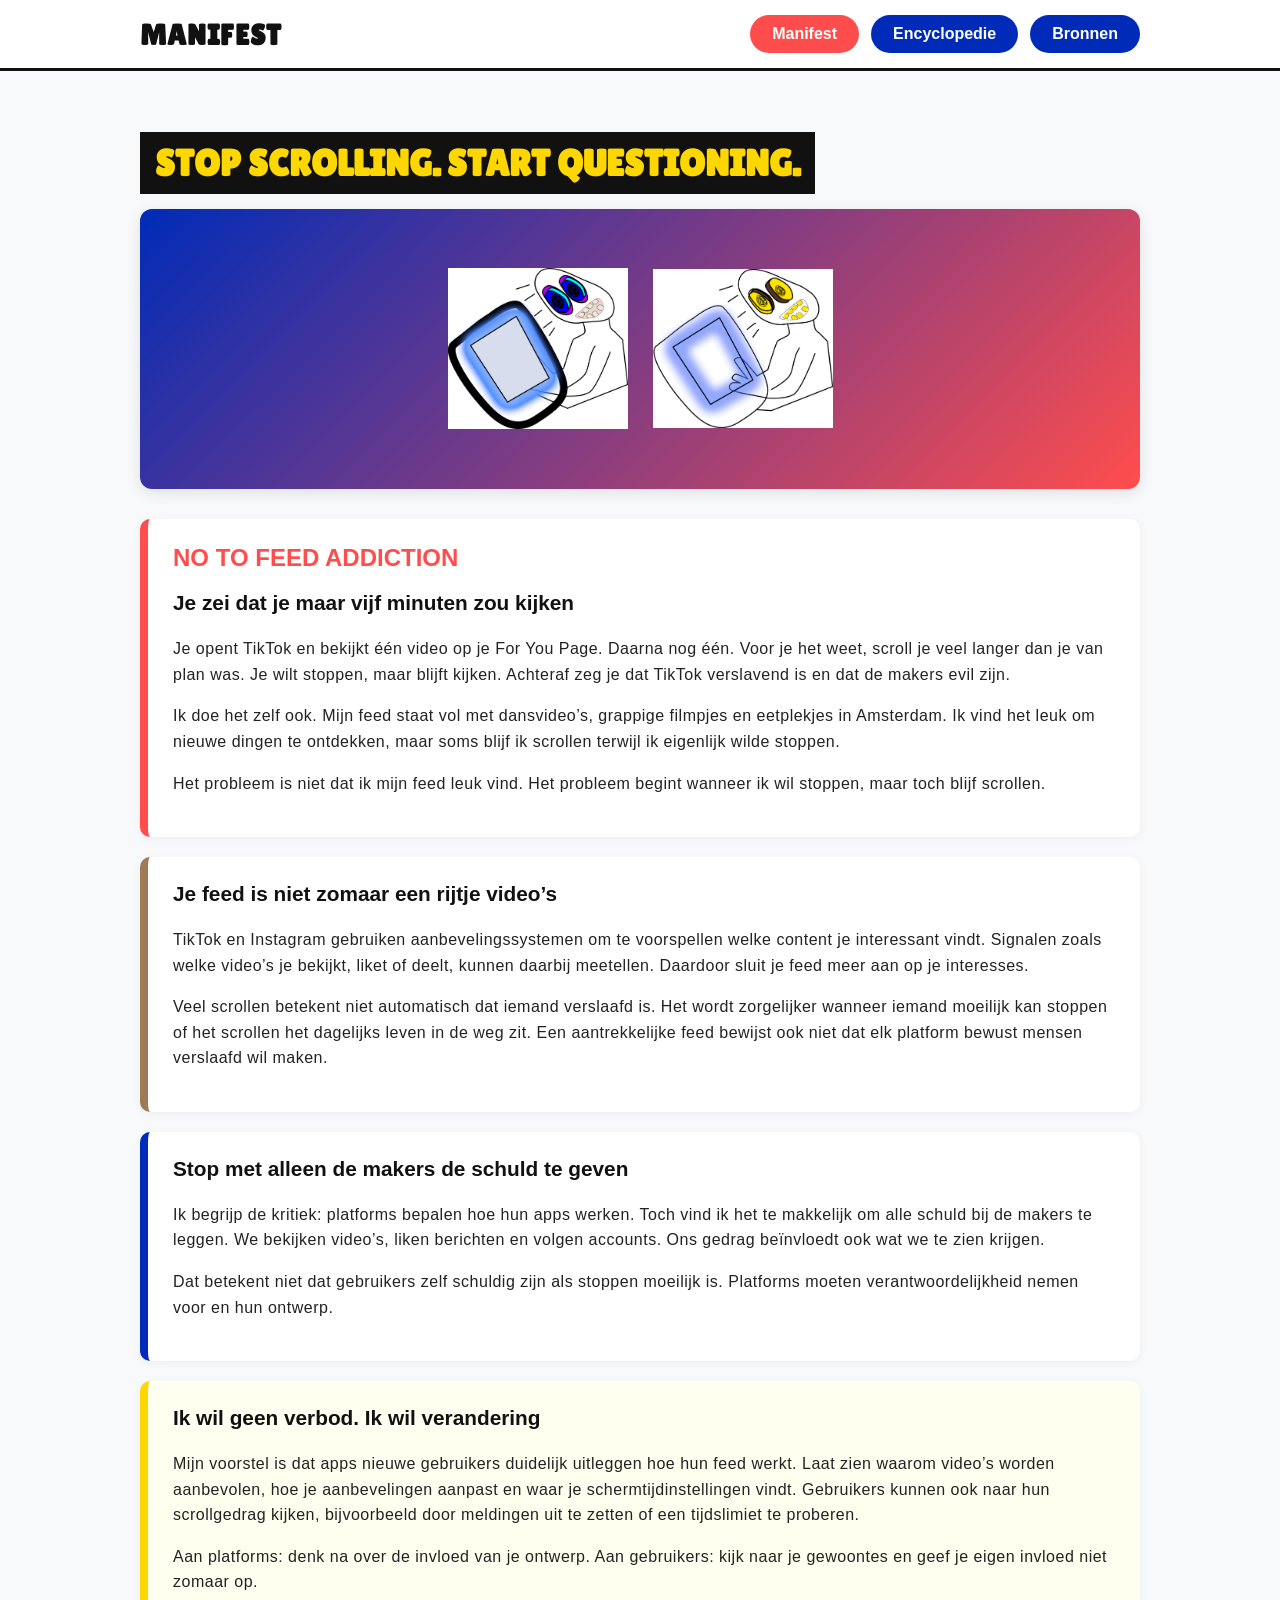
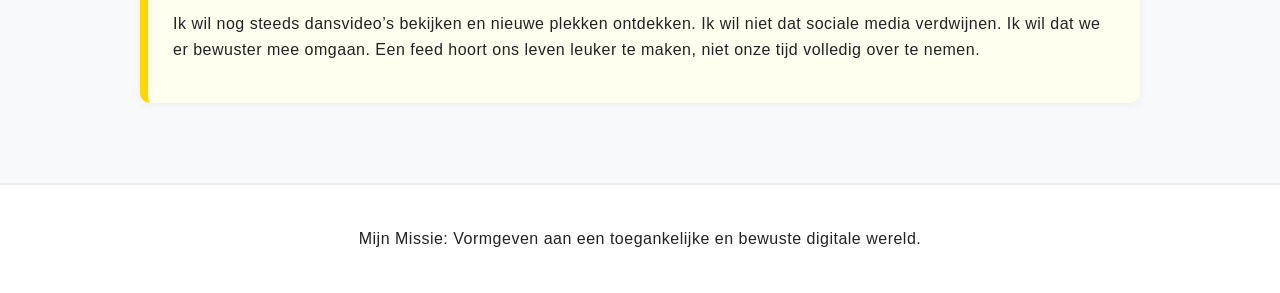
<file: index.html>
<!DOCTYPE html>
<html lang="nl">
<head>
    <meta charset="UTF-8">
    <meta name="viewport" content="width=device-width, initial-scale=1.0">
    <title>Stop Scrolling - Manifest (Versie 2)</title>
    <link rel="stylesheet" href="css/style.css">
</head>
<body>

    <header class="site-header">
        <div class="header-container">
            <span class="brand-logo bold-title">MANIFEST</span>
            <nav class="top-nav">
                <ul>
                    <li><a href="index.html" class="active">Manifest</a></li>
                    <li><a href="encyclopedie.html">Encyclopedie</a></li>
                    <li><a href="bronnen.html">Bronnen</a></li>
                </ul>
            </nav>
        </div>
    </header>

    <main class="page-container">
        
        <section class="hero-section">
            <h1 class="bold-title-yellow">STOP SCROLLING. START QUESTIONING.</h1>
           <div class="video-box">
    <div class="people-animation">
        <img src="img/Paarse%20ogen.jpg" alt="Poppetje met paarse ogen">
        <img src="img/Bruine%20ogen.jpg" alt="Poppetje met bruine ogen">
    </div>
</div>
        </section>

      
        <section class="cards-stack">
            
            <article class="content-card card-red">
                <h2 class="card-title">NO TO FEED ADDICTION</h2>
                <h3 class="card-subtitle">Je zei dat je maar vijf minuten zou kijken</h3>
                <p class="thin-text">
                    Je opent TikTok en bekijkt één video op je For You Page. Daarna nog één. Voor je het weet, scroll je veel langer dan je van plan was. Je wilt stoppen, maar blijft kijken. Achteraf zeg je dat TikTok verslavend is en dat de makers evil zijn.
                </p>
                <p class="thin-text">
                    Ik doe het zelf ook. Mijn feed staat vol met dansvideo’s, grappige filmpjes en eetplekjes in Amsterdam. Ik vind het leuk om nieuwe dingen te ontdekken, maar soms blijf ik scrollen terwijl ik eigenlijk wilde stoppen.
                </p>
                <p class="thin-text">
                    Het probleem is niet dat ik mijn feed leuk vind. Het probleem begint wanneer ik wil stoppen, maar toch blijf scrollen.
                </p>
            </article>

            <article class="content-card card-brown">
                <h3 class="card-subtitle">Je feed is niet zomaar een rijtje video’s</h3>
                <p class="thin-text">
                    TikTok en Instagram gebruiken aanbevelingssystemen om te voorspellen welke content je interessant vindt. Signalen zoals welke video’s je bekijkt, liket of deelt, kunnen daarbij meetellen. Daardoor sluit je feed meer aan op je interesses.
                </p>
                <p class="thin-text">
                    Veel scrollen betekent niet automatisch dat iemand verslaafd is. Het wordt zorgelijker wanneer iemand moeilijk kan stoppen of het scrollen het dagelijks leven in de weg zit. Een aantrekkelijke feed bewijst ook niet dat elk platform bewust mensen verslaafd wil maken.
                </p>
            </article>

            <article class="content-card card-blue">
                <h3 class="card-subtitle">Stop met alleen de makers de schuld te geven</h3>
                <p class="thin-text">
                    Ik begrijp de kritiek: platforms bepalen hoe hun apps werken. Toch vind ik het te makkelijk om alle schuld bij de makers te leggen. We bekijken video’s, liken berichten en volgen accounts. Ons gedrag beïnvloedt ook wat we te zien krijgen.
                </p>
                <p class="thin-text">
                    Dat betekent niet dat gebruikers zelf schuldig zijn als stoppen moeilijk is. Platforms moeten verantwoordelijkheid nemen voor en hun ontwerp.
                </p>
            </article>

            <article class="content-card card-yellow">
                <h3 class="card-subtitle">Ik wil geen verbod. Ik wil verandering</h3>
                <p class="thin-text">
                    Mijn voorstel is dat apps nieuwe gebruikers duidelijk uitleggen hoe hun feed werkt. Laat zien waarom video’s worden aanbevolen, hoe je aanbevelingen aanpast en waar je schermtijdinstellingen vindt. Gebruikers kunnen ook naar hun scrollgedrag kijken, bijvoorbeeld door meldingen uit te zetten of een tijdslimiet te proberen.
                </p>
                <p class="thin-text">
                    Aan platforms: denk na over de invloed van je ontwerp. Aan gebruikers: kijk naar je gewoontes en geef je eigen invloed niet zomaar op.
                </p>
                <p class="thin-text">
                    Ik wil nog steeds dansvideo’s bekijken en nieuwe plekken ontdekken. Ik wil niet dat sociale media verdwijnen. Ik wil dat we er bewuster mee omgaan. Een feed hoort ons leven leuker te maken, niet onze tijd volledig over te nemen.
                </p>
            </article>

        </section>


    </main>

    <footer>
        <p class="thin-text">Mijn Missie: Vormgeven aan een toegankelijke en bewuste digitale wereld.</p>
    </footer>

</body>
</html>
</file>
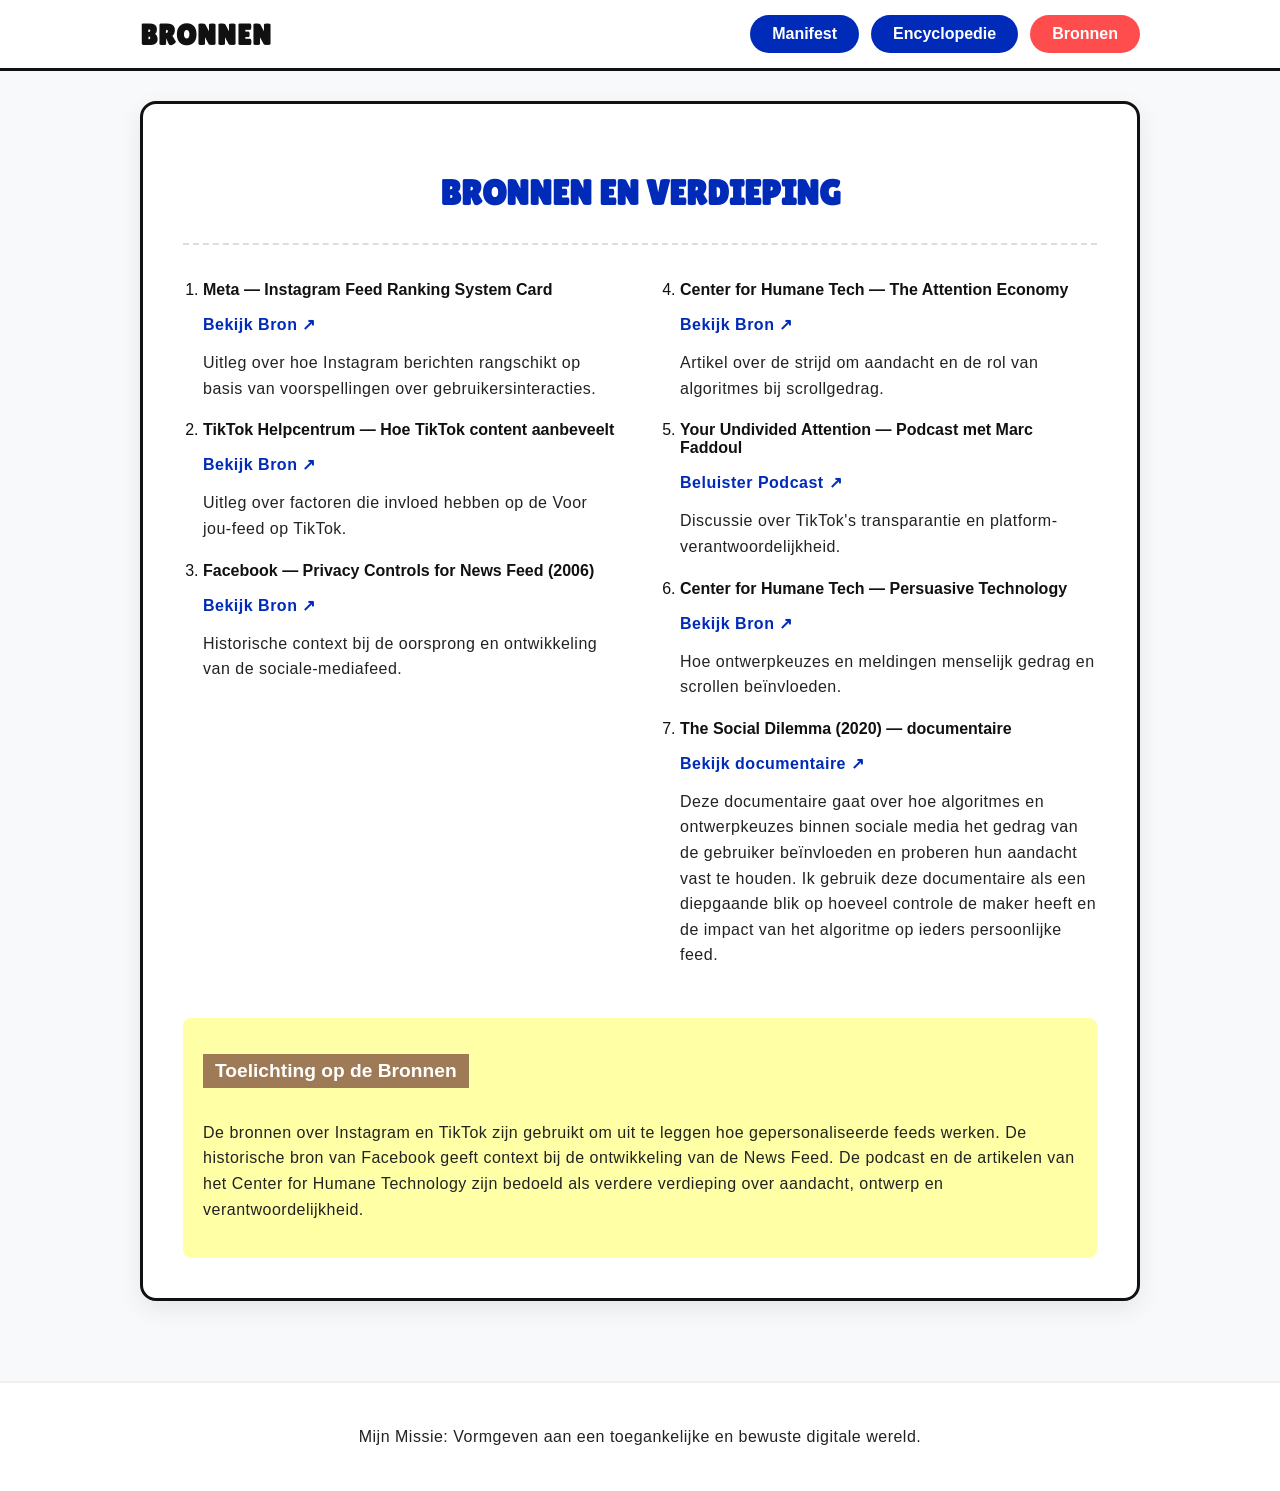
<file: bronnen.html>
<!DOCTYPE html>
<html lang="nl">
<head>
    <meta charset="UTF-8">
    <meta name="viewport" content="width=device-width, initial-scale=1.0">
    <title>Bronnen en verdere verdieping</title>
    <link rel="stylesheet" href="css/style.css">
</head>
<body>

    
    <header class="site-header">
        <div class="header-container">
            <span class="brand-logo bold-title">BRONNEN</span>
            <nav class="top-nav">
                <ul>
                    <li><a href="index.html">Manifest</a></li>
                    <li><a href="encyclopedie.html">Encyclopedie</a></li>
                    <li><a href="bronnen.html" class="active">Bronnen</a></li>
                </ul>
            </nav>
        </div>
    </header>

    <main class="page-container">
        
        
        <section class="open-book-container">
            <h1 class="bold-title-blue center-text">BRONNEN EN VERDIEPING</h1>
            
            <div class="book-pages">

                
                <div class="book-page left-page">
                    <ol class="sources-list" start="1">
                        <li>
                            <strong>Meta — Instagram Feed Ranking System Card</strong>
                            <p>
                                <a href="https://ai.meta.com/tools/system-cards/instagram-feed-ranking/" target="_blank">Bekijk Bron ↗</a>
                            </p>
                            <p class="thin-text">Uitleg over hoe Instagram berichten rangschikt op basis van voorspellingen over gebruikersinteracties.</p>
                        </li>

                        <li>
                            <strong>TikTok Helpcentrum — Hoe TikTok content aanbeveelt</strong>
                            <p>
                                <a href="https://support.tiktok.com/nl/using-tiktok/exploring-videos/how-tiktok-recommends-content" target="_blank">Bekijk Bron ↗</a>
                            </p>
                            <p class="thin-text">Uitleg over factoren die invloed hebben op de Voor jou-feed op TikTok.</p>
                        </li>

                        <li>
                            <strong>Facebook — Privacy Controls for News Feed (2006)</strong>
                            <p>
                                <a href="https://about.fb.com/news/2006/09/facebook-launches-additional-privacy-controls-for-news-feed-and-mini-feed/" target="_blank">Bekijk Bron ↗</a>
                            </p>
                            <p class="thin-text">Historische context bij de oorsprong en ontwikkeling van de sociale-mediafeed.</p>
                        </li>
                    </ol>
                </div>

                
                <div class="book-page right-page">
                    <ol class="sources-list" start="4">
                        <li>
                            <strong>Center for Humane Tech — The Attention Economy</strong>
                            <p>
                                <a href="https://www.humanetech.com/youth/the-attention-economy" target="_blank">Bekijk Bron ↗</a>
                            </p>
                            <p class="thin-text">Artikel over de strijd om aandacht en de rol van algoritmes bij scrollgedrag.</p>
                        </li>

                        <li>
                            <strong>Your Undivided Attention — Podcast met Marc Faddoul</strong>
                            <p>
                                <a href="https://www.humanetech.com/podcast/tiktoks-transparency-problem-with-marc-faddoul" target="_blank">Beluister Podcast ↗</a>
                            </p>
                            <p class="thin-text">Discussie over TikTok's transparantie en platform-verantwoordelijkheid.</p>
                        </li>

                        <li>
                            <strong>Center for Humane Tech — Persuasive Technology</strong>
                            <p>
                                <a href="https://www.humanetech.com/youth/persuasive-technology" target="_blank">Bekijk Bron ↗</a>
                            </p>
                            <p class="thin-text">Hoe ontwerpkeuzes en meldingen menselijk gedrag en scrollen beïnvloeden.</p>
                        </li>

                        <li>
                            <strong>The Social Dilemma (2020) — documentaire</strong>
                            <p>
                                <a href="https://thesocialdilemma.com/the-film/" target="_blank">Bekijk documentaire ↗</a>
                            </p>
                            <p class="thin-text">
                                Deze documentaire gaat over hoe algoritmes en ontwerpkeuzes binnen sociale media het gedrag van de gebruiker beïnvloeden en proberen hun aandacht vast te houden. Ik gebruik deze documentaire als een diepgaande blik op hoeveel controle de maker heeft en de impact van het algoritme op ieders persoonlijke feed.
                            </p>
                        </li>
                    </ol>
                </div>
            </div>

            
            <article class="explanation-card">
                <h2 class="sub-title-brown">Toelichting op de Bronnen</h2>
                <p class="thin-text">
                    De bronnen over Instagram en TikTok zijn gebruikt om uit te leggen hoe gepersonaliseerde feeds werken. De historische bron van Facebook geeft context bij de ontwikkeling van de News Feed. De podcast en de artikelen van het Center for Humane Technology zijn bedoeld als verdere verdieping over aandacht, ontwerp en verantwoordelijkheid.
                </p>
            </article>

        </section>

    </main>

    <footer>
        <p class="thin-text">Mijn Missie: Vormgeven aan een toegankelijke en bewuste digitale wereld.</p>
    </footer>

</body>
</html>
</file>
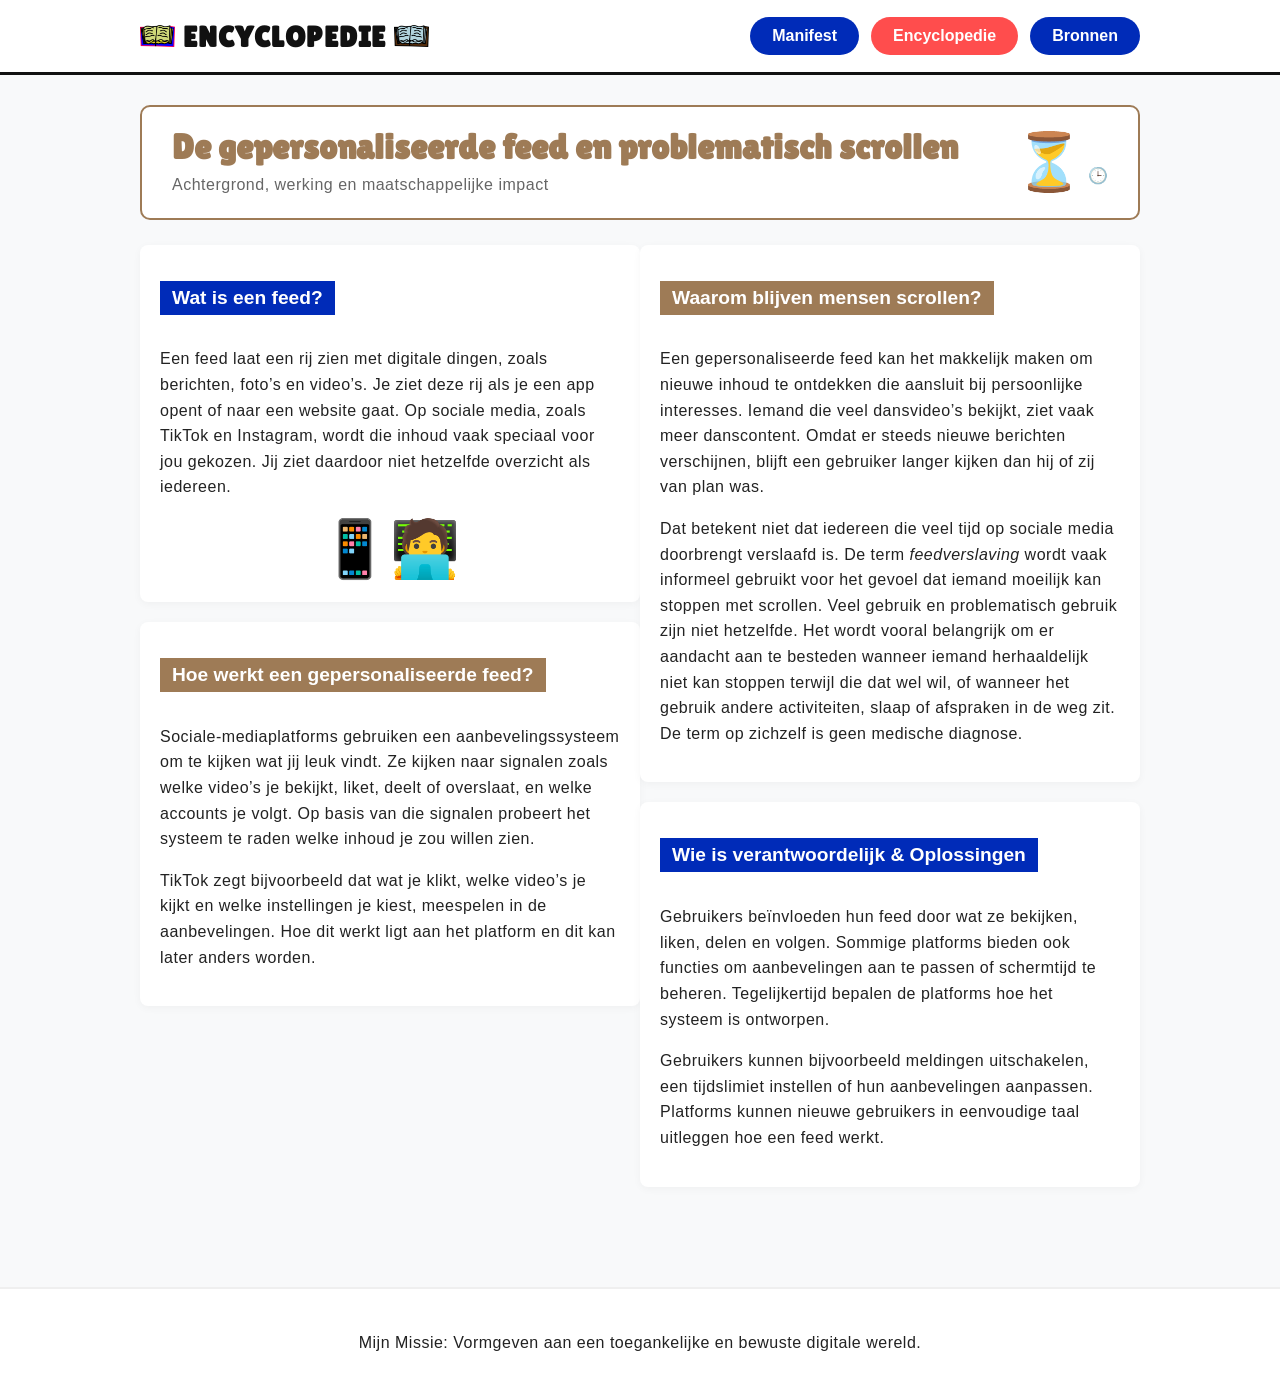
<file: encyclopedie.html>
<!DOCTYPE html>
<html lang="nl">
<head>
    <meta charset="UTF-8">
    <meta name="viewport" content="width=device-width, initial-scale=1.0">
    <title>Encyclopedie - De Gepersonaliseerde Feed</title>
    <link rel="stylesheet" href="css/style.css">
</head>
<body>

    <header class="site-header">
        <div class="header-container">
            <span class="brand-logo bold-title encyclopedie-logo">
    <img src="img/Blauw%20boek.jpg" alt="Blauw boek">
    <span>ENCYCLOPEDIE</span>
    <img src="img/Bruin%20boek.jpg" alt="Bruin boek">
</span>
            <nav class="top-nav">
                <ul>
                    <li><a href="index.html">Manifest</a></li>
                    <li><a href="encyclopedie.html" class="active">Encyclopedie</a></li>
                    <li><a href="bronnen.html">Bronnen</a></li>
                </ul>
            </nav>
        </div>
    </header>

    <main class="page-container">
        
        <section class="wiki-header-box">
            <div>
                <h1 class="bold-title-brown">De gepersonaliseerde feed en problematisch scrollen</h1>
                <p class="thin-text sub-header-text">Achtergrond, werking en maatschappelijke impact</p>
            </div>
            <div class="wiki-icons">
                <span class="wiggle-emoji large-emoji">⏳</span>
                <span class="wiggle-emoji">🕒</span>
            </div>
        </section>

        
        <div class="wiki-columns">
            
            <section class="wiki-col">
                <article class="wiki-card">
                    <h2 class="sub-title-blue">Wat is een feed?</h2>
                    <p class="thin-text">
                        Een feed laat een rij zien met digitale dingen, zoals berichten, foto’s en video’s. Je ziet deze rij als je een app opent of naar een website gaat. Op sociale media, zoals TikTok en Instagram, wordt die inhoud vaak speciaal voor jou gekozen. Jij ziet daardoor niet hetzelfde overzicht als iedereen.
                    </p>
                    <div class="center-emoji">
                        <span class="wiggle-emoji large-emoji">📱🧑‍💻</span>
                    </div>
                </article>

                <article class="wiki-card">
                    <h2 class="sub-title-brown">Hoe werkt een gepersonaliseerde feed?</h2>
                    <p class="thin-text">
                        Sociale‑mediaplatforms gebruiken een aanbevelingssysteem om te kijken wat jij leuk vindt. Ze kijken naar signalen zoals welke video’s je bekijkt, liket, deelt of overslaat, en welke accounts je volgt. Op basis van die signalen probeert het systeem te raden welke inhoud je zou willen zien.
                    </p>
                    <p class="thin-text">
                        TikTok zegt bijvoorbeeld dat wat je klikt, welke video’s je kijkt en welke instellingen je kiest, meespelen in de aanbevelingen. Hoe dit werkt ligt aan het platform en dit kan later anders worden.
                    </p>
                </article>
            </section>

            <section class="wiki-col">
                <article class="wiki-card">
                    <h2 class="sub-title-brown">Waarom blijven mensen scrollen?</h2>
                    <p class="thin-text">
                        Een gepersonaliseerde feed kan het makkelijk maken om nieuwe inhoud te ontdekken die aansluit bij persoonlijke interesses. Iemand die veel dansvideo’s bekijkt, ziet vaak meer danscontent. Omdat er steeds nieuwe berichten verschijnen, blijft een gebruiker langer kijken dan hij of zij van plan was.
                    </p>
                    <p class="thin-text">
                        Dat betekent niet dat iedereen die veel tijd op sociale media doorbrengt verslaafd is. De term <em>feedverslaving</em> wordt vaak informeel gebruikt voor het gevoel dat iemand moeilijk kan stoppen met scrollen. Veel gebruik en problematisch gebruik zijn niet hetzelfde. Het wordt vooral belangrijk om er aandacht aan te besteden wanneer iemand herhaaldelijk niet kan stoppen terwijl die dat wel wil, of wanneer het gebruik andere activiteiten, slaap of afspraken in de weg zit. De term op zichzelf is geen medische diagnose.
                    </p>
                </article>

                <article class="wiki-card">
                    <h2 class="sub-title-blue">Wie is verantwoordelijk & Oplossingen</h2>
                    <p class="thin-text">
                        Gebruikers beïnvloeden hun feed door wat ze bekijken, liken, delen en volgen. Sommige platforms bieden ook functies om aanbevelingen aan te passen of schermtijd te beheren. Tegelijkertijd bepalen de platforms hoe het systeem is ontworpen.
                    </p>
                    <p class="thin-text">
                        Gebruikers kunnen bijvoorbeeld meldingen uitschakelen, een tijdslimiet instellen of hun aanbevelingen aanpassen. Platforms kunnen nieuwe gebruikers in eenvoudige taal uitleggen hoe een feed werkt.
                    </p>
                </article>
            </section>

        </div>

    </main>

    <footer>
        <p class="thin-text">Mijn Missie: Vormgeven aan een toegankelijke en bewuste digitale wereld.</p>
    </footer>

</body>
</html>
</file>
<file: css/style.css>
@import url('https://fonts.googleapis.com/css2?family=Bodoni+Moda:opsz,wght@6..96,300;6..96,400;6..96,700&family=Lilita+One&display=swap');


p {
    font-family: 'Roboto Condensed', sans-serif;
    font-weight: 300;
    letter-spacing: 0.5px;
}

body {
    
    background-color: #F8F9FA; 
    color: #111111; 
    font-family: Arial, sans-serif;
    margin: 0;
    padding: 0;
}


.bold-title {
    font-weight: 900;
    font-size: 1.8rem;
    color: #111111;
    letter-spacing: 1px;
}

.bold-title-yellow {
    font-weight: 900;
    font-size: 2.3rem;
    color: #FFD700; 
    background-color: #111111;
    padding: 10px 15px;
    display: inline-block;
    margin-bottom: 15px;
}

.bold-title-blue {
    font-weight: 900;
    font-size: 2.2rem;
    color: #002BB8; 
}

.bold-title-brown {
    font-weight: 900;
    font-size: 2.2rem;
    color: #9E7B56; 
    margin: 0;
}


.sub-title-red {
    background-color: #FF4D4D; 
    color: #FFFFFF;
    padding: 6px 12px;
    font-size: 1.2rem;
    font-weight: bold;
    display: inline-block;
}

.sub-title-blue {
    background-color: #002BB8;
    color: #FFFFFF;
    padding: 6px 12px;
    font-size: 1.2rem;
    font-weight: bold;
    display: inline-block;
}

.sub-title-brown {
    background-color: #9E7B56; 
    color: #FFFFFF;
    padding: 6px 12px;
    font-size: 1.2rem;
    font-weight: bold;
    display: inline-block;
}


.thin-text {
    font-weight: 300;
    font-size: 1rem;
    line-height: 1.6;
    color: #222222;
}

.center-text {
    text-align: center;
}



.site-header {
    background-color: #FFFFFF;
    border-bottom: 3px solid #111111;
    padding: 15px 0;
    position: sticky;
    top: 0;
    z-index: 1000;
}

.header-container {
    max-width: 1000px;
    margin: 0 auto;
    padding: 0 20px;
    display: flex;
    justify-content: space-between;
    align-items: center;
}

.top-nav ul {
    list-style-type: none;
    margin: 0;
    padding: 0;
    display: flex;
    gap: 12px;
}


.top-nav a {
    display: inline-block;
    background-color: #002BB8; 
    color: #FFFFFF;
    text-decoration: none;
    padding: 10px 22px;
    border-radius: 20px;
    font-weight: bold;
    transition: transform 0.2s ease, background-color 0.2s ease;
}

.top-nav a:hover {
    transform: translateY(-3px);
    background-color: #FF4D4D; 
}

.top-nav a.active {
    background-color: #FF4D4D; 
}



.page-container {
    max-width: 1000px;
    margin: 0 auto;
    padding: 30px 20px;
}

.hero-section {
    margin-bottom: 30px;
}


.video-box {
    width: 100%;
    height: 280px;
    background: linear-gradient(135deg, #002BB8, #FF4D4D);
    color: #FFFFFF;
    display: flex;
    align-items: center;
    justify-content: center;
    border-radius: 12px;
    font-weight: bold;
    font-size: 1.2rem;
    box-shadow: 0 4px 15px rgba(0,0,0,0.1);
    overflow: hidden;
}

.cards-stack {
    display: flex;
    flex-direction: column;
    gap: 20px;
}

.content-card {
    padding: 25px;
    border-radius: 10px;
    border-left: 8px solid #111111;
    background-color: #FFFFFF;
    box-shadow: 0 2px 10px rgba(0,0,0,0.05);
}

.card-red { border-left-color: #FF4D4D; }
.card-brown { border-left-color: #9E7B56; }
.card-blue { border-left-color: #002BB8; }
.card-yellow { border-left-color: #FFD700; background-color: #FFFFF0; }

.card-title {
    font-weight: 900;
    color: #FF4D4D;
    margin-top: 0;
}

.card-subtitle {
    font-weight: bold;
    font-size: 1.3rem;
    margin-top: 0;
}



.wiki-header-box {
    display: flex;
    justify-content: space-between;
    align-items: center;
    background-color: #FFFFFF;
    padding: 20px 30px;
    border-radius: 10px;
    margin-bottom: 25px;
    border: 2px solid #9E7B56;
}

.sub-header-text {
    margin: 5px 0 0 0;
    color: #666666;
}

.wiki-columns {
    display: grid;
    grid-template-columns: 1fr 1fr; 
}

.wiki-card {
    background-color: #FFFFFF;
    padding: 20px;
    border-radius: 8px;
    margin-bottom: 20px;
    box-shadow: 0 2px 8px rgba(0,0,0,0.04);
}

.center-emoji {
    text-align: center;
    margin-top: 15px;
}



.open-book-container {
    background-color: #FFFFFF;
    padding: 40px;
    border-radius: 16px;
    border: 3px solid #111111;
    box-shadow: 0 8px 25px rgba(0,0,0,0.08);
}

.book-pages {
    display: grid;
    grid-template-columns: 1fr 1fr; 
    gap: 40px;
    margin-top: 30px;
    padding-top: 20px;
    border-top: 2px dashed #DDD;
}

.sources-list {
    padding-left: 20px;
}

.sources-list li {
    margin-bottom: 20px;
}

.sources-list a {
    color: #002BB8;
    font-weight: bold;
    text-decoration: none;
}

.sources-list a:hover {
    text-decoration: underline;
}

.explanation-card {
    margin-top: 30px;
    background-color: #FFFFA6; 
    padding: 20px;
    border-radius: 8px;
}



.interactive-section {
    margin-top: 40px;
    text-align: center;
    background-color: #FFFFFF;
    padding: 20px;
    border-radius: 10px;
}

.clocks, .people-group {
    display: flex;
    justify-content: center;
    gap: 15px;
    font-size: 2.5rem;
    margin-bottom: 10px;
}

.large-emoji {
    font-size: 3.5rem;
}


.wiggle-emoji {
    display: inline-block;
    cursor: pointer;
    transition: transform 0.3s ease;
}

.wiggle-emoji:hover {
    animation: wiebelen 0.8s infinite alternate ease-in-out;
}

@keyframes wiebelen {
    0% { transform: rotate(-12deg) scale(1.1); }
    100% { transform: rotate(12deg) scale(1.1); }
}

footer {
    text-align: center;
    padding: 25px;
    margin-top: 50px;
    background-color: #FFFFFF;
    border-top: 2px solid #EFEFEF;
}


.people-animation {
    display: flex;
    justify-content: center;
    align-items: center;
    gap: 25px;
    width: 100%;
    height: 100%;
}

.people-animation img {
    display: block;
    width: 180px;
    max-width: 40%;
    height: auto;
    object-fit: contain;
}


.encyclopedie-logo {
    display: flex;
    align-items: center;
    gap: 8px;
}

.encyclopedie-logo img {
    display: inline-block;
    width: 35px;
    height: 42px;
    object-fit: contain;
    animation: boeken-bewegen 3s ease-in-out infinite alternate;
}


.bold-title,
.bold-title-yellow,
.bold-title-blue,
.bold-title-brown {
    font-family: 'Lilita One', sans-serif;
}


@keyframes boeken-bewegen {
    0% {
        transform: translateX(-4px) rotate(-3deg);
    }

    100% {
        transform: translateX(4px) rotate(3deg);
    }
}
</file>
